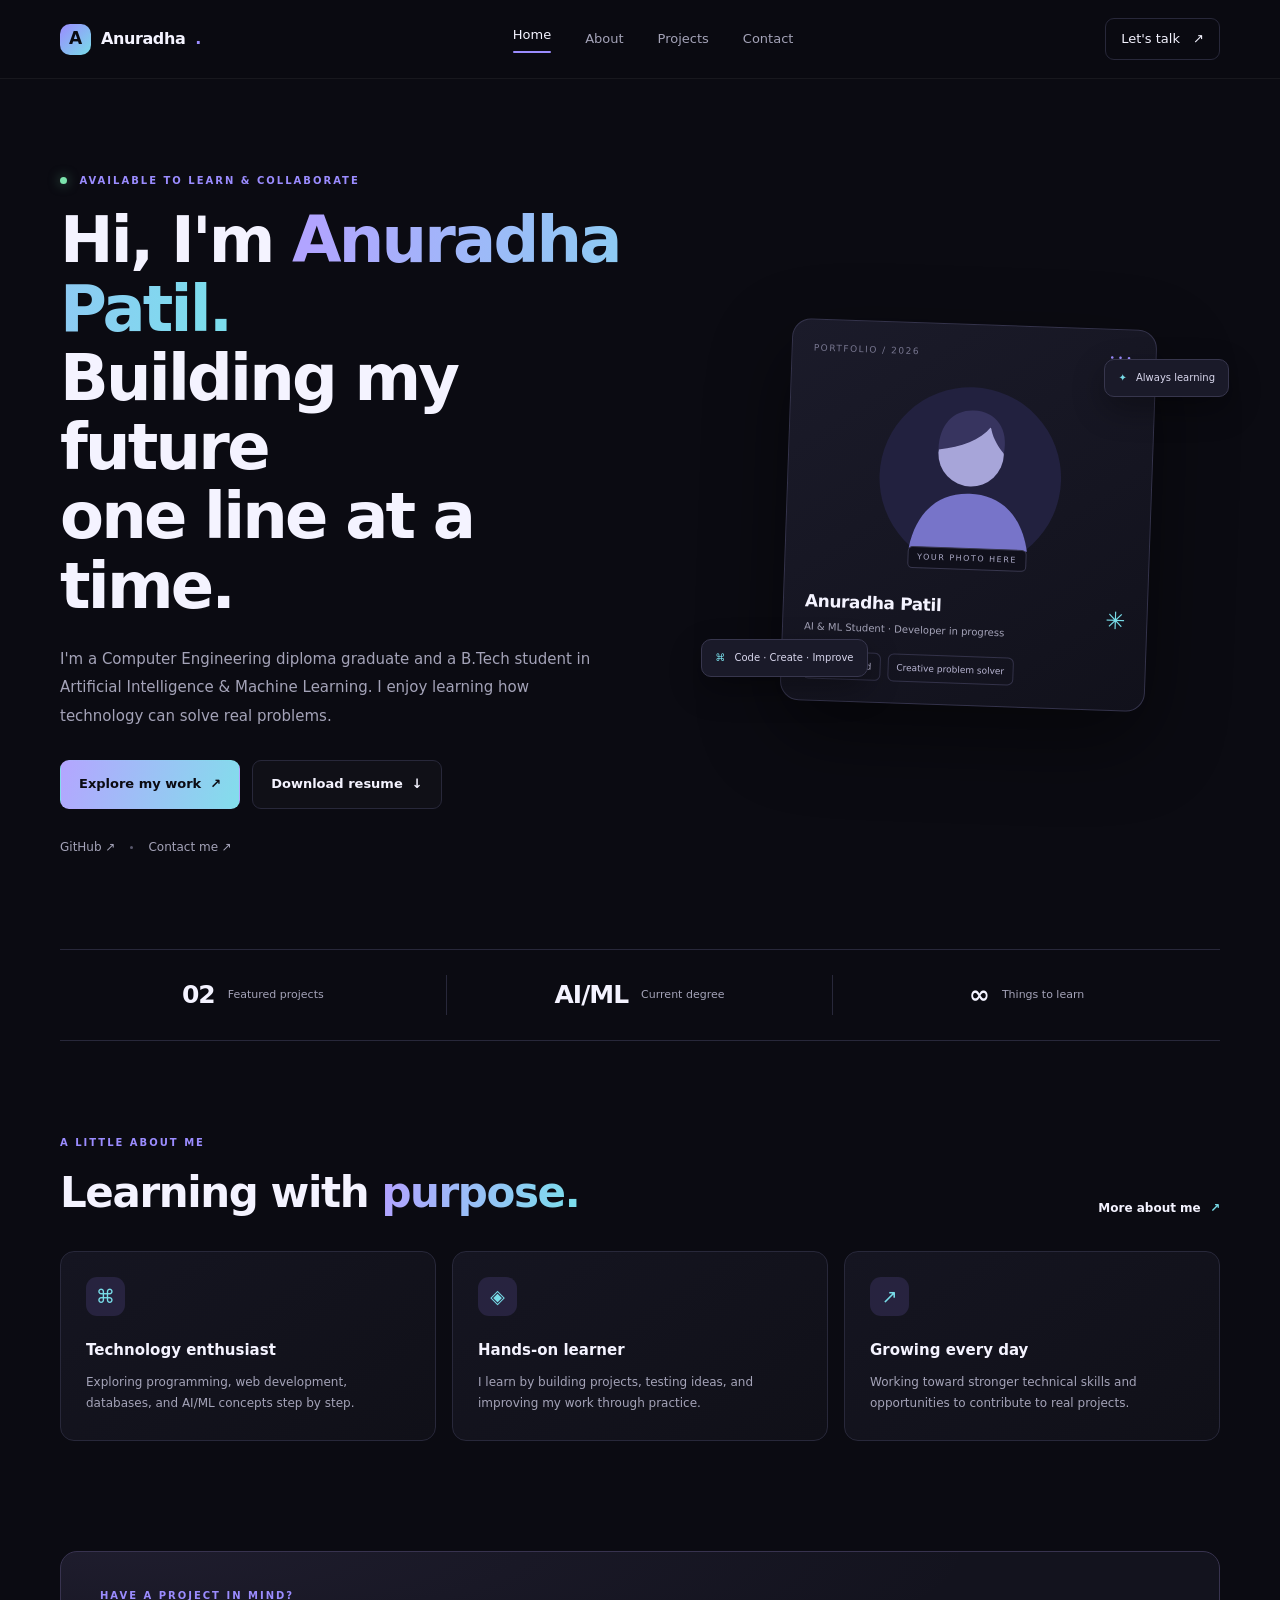
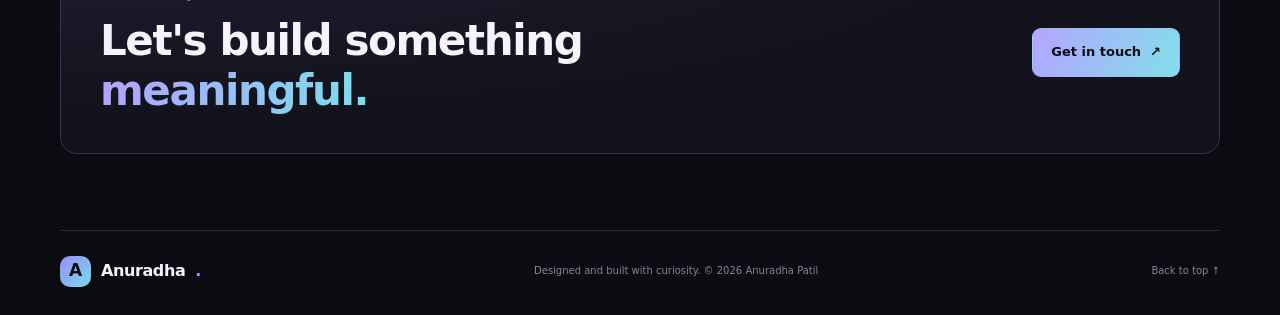
<file: index.html>
<!DOCTYPE html>
<html lang="en">
<head>
  <meta charset="UTF-8">
  <meta name="viewport" content="width=device-width, initial-scale=1.0">
  <meta name="description" content="Anuradha Patil's personal portfolio — skills, projects, and contact information.">
  <title>Anuradha Patil | Portfolio</title>
  <link rel="stylesheet" href="style.css">
  <script src="script.js" defer></script>
</head>
<body>
  <header class="site-header">
    <nav class="nav container" aria-label="Main navigation">
      <a class="logo" href="index.html"><span class="logo-mark">A</span> Anuradha<span class="accent">.</span></a>
      <button class="menu-toggle" aria-label="Open navigation" aria-expanded="false">☰</button>
      <div class="nav-links">
        <a class="active" href="index.html">Home</a>
        <a href="about.html">About</a>
        <a href="projects.html">Projects</a>
        <a href="contact.html">Contact</a>
      </div>
      <a class="nav-cta" href="contact.html">Let's talk <span>↗</span></a>
    </nav>
  </header>

  <main>
    <section class="hero container">
      <div class="hero-copy">
        <p class="eyebrow"><span class="status-dot"></span> AVAILABLE TO LEARN & COLLABORATE</p>
        <h1>Hi, I'm <span class="gradient-text">Anuradha Patil.</span><br>Building my future<br>one line at a time.</h1>
        <p class="hero-description">I'm a Computer Engineering diploma graduate and a B.Tech student in Artificial Intelligence & Machine Learning. I enjoy learning how technology can solve real problems.</p>
        <div class="hero-actions">
          <a class="button button-primary" href="projects.html">Explore my work <span>↗</span></a>
          <a class="button button-secondary" href="assets/resume.txt" download>Download resume <span>↓</span></a>
        </div>
        <div class="social-row">
          <a href="https://github.com/anuradhapatil734" target="_blank" rel="noreferrer">GitHub ↗</a>
          <span class="social-divider"></span>
          <a href="contact.html">Contact me ↗</a>
        </div>
      </div>
      <div class="hero-visual">
        <div class="visual-glow"></div>
        <div class="profile-card">
          <div class="profile-top"><span>PORTFOLIO / 2026</span><span class="card-dots">•••</span></div>
          <div class="avatar-placeholder" aria-label="Profile photo placeholder">
            <svg viewBox="0 0 180 180" role="img" aria-label="Simple profile illustration">
              <circle cx="90" cy="90" r="86" fill="#22213f"/>
              <circle cx="90" cy="67" r="31" fill="#a7a5d9"/>
              <path d="M34 158c6-35 27-53 56-53s50 18 56 53" fill="#7774c9"/>
              <path d="M59 64c0-25 14-38 32-38 22 0 34 17 30 40-7-8-12-17-13-25-10 13-27 20-49 23z" fill="#37345f"/>
            </svg>
            <span class="photo-label">YOUR PHOTO HERE</span>
          </div>
          <div class="profile-info"><div><h2>Anuradha Patil</h2><p>AI & ML Student · Developer in progress</p></div><span class="sparkle">✳</span></div>
          <div class="profile-tags"><span>Curious mind</span><span>Creative problem solver</span></div>
        </div>
        <div class="floating-chip chip-top"><span class="chip-icon">✦</span> Always learning</div>
        <div class="floating-chip chip-bottom"><span class="chip-icon">⌘</span> Code · Create · Improve</div>
      </div>
    </section>

    <section class="stats container">
      <div class="stat"><strong>02</strong><span>Featured projects</span></div>
      <div class="stat"><strong>AI/ML</strong><span>Current degree</span></div>
      <div class="stat"><strong>∞</strong><span>Things to learn</span></div>
    </section>

    <section class="section container">
      <div class="section-heading"><div><p class="eyebrow">A LITTLE ABOUT ME</p><h2>Learning with <span class="gradient-text">purpose.</span></h2></div><a class="text-link" href="about.html">More about me <span>↗</span></a></div>
      <div class="intro-grid">
        <article class="intro-card"><span class="feature-icon">⌘</span><h3>Technology enthusiast</h3><p>Exploring programming, web development, databases, and AI/ML concepts step by step.</p></article>
        <article class="intro-card"><span class="feature-icon">◈</span><h3>Hands-on learner</h3><p>I learn by building projects, testing ideas, and improving my work through practice.</p></article>
        <article class="intro-card"><span class="feature-icon">↗</span><h3>Growing every day</h3><p>Working toward stronger technical skills and opportunities to contribute to real projects.</p></article>
      </div>
    </section>
    <section class="closing-banner container"><div><p class="eyebrow">HAVE A PROJECT IN MIND?</p><h2>Let's build something<br><span class="gradient-text">meaningful.</span></h2></div><a class="button button-primary" href="contact.html">Get in touch <span>↗</span></a></section>
  </main>
  <footer class="footer container"><a class="logo" href="index.html"><span class="logo-mark">A</span> Anuradha<span class="accent">.</span></a><p>Designed and built with curiosity. © <span class="current-year">2026</span> Anuradha Patil</p><a href="#top" class="back-top">Back to top ↑</a></footer>
</body>
</html>
</file>
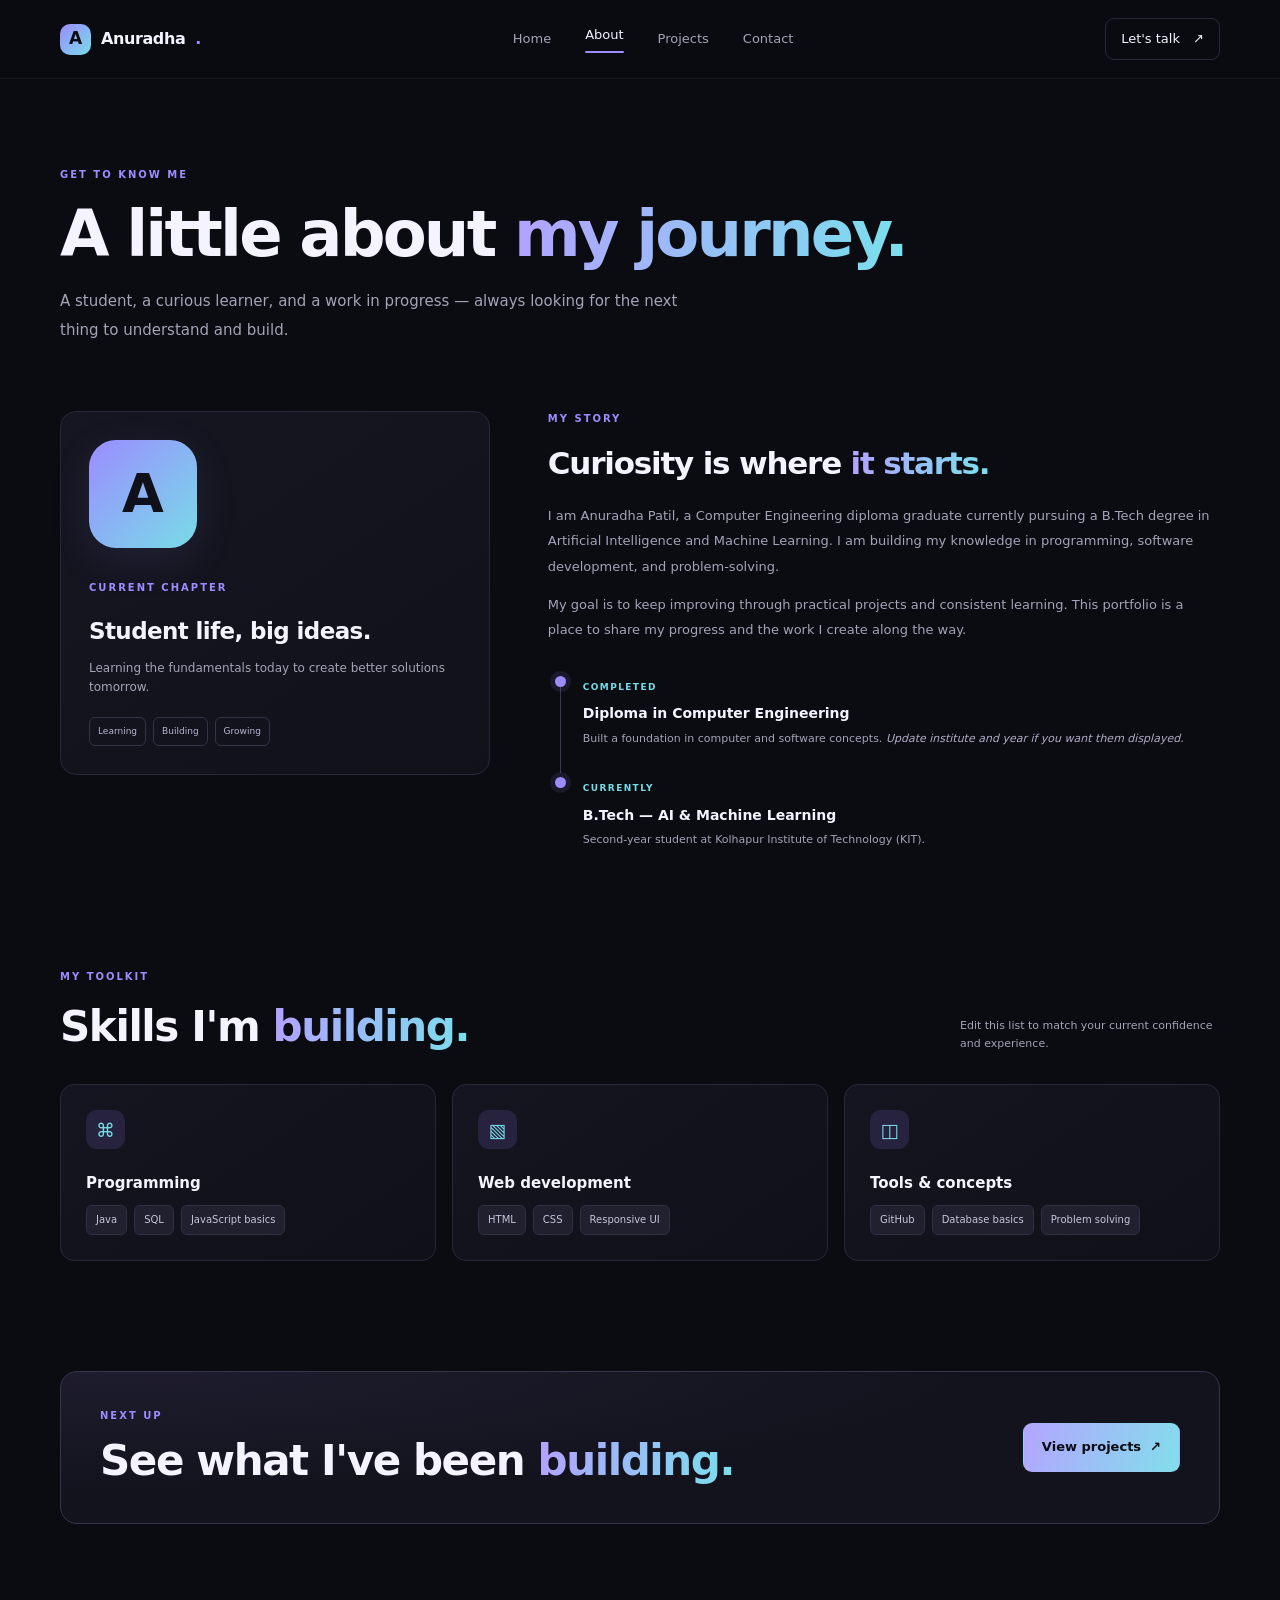
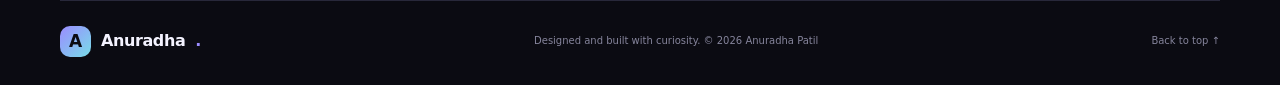
<file: about.html>
<!DOCTYPE html>
<html lang="en">
<head>
  <meta charset="UTF-8">
  <meta name="viewport" content="width=device-width, initial-scale=1.0">
  <meta name="description" content="Learn more about Anuradha Patil, her education, interests, and skills.">
  <title>About | Anuradha Patil</title>
  <link rel="stylesheet" href="style.css">
  <script src="script.js" defer></script>
</head>
<body>
  <header class="site-header"><nav class="nav container" aria-label="Main navigation">
    <a class="logo" href="index.html"><span class="logo-mark">A</span> Anuradha<span class="accent">.</span></a>
    <button class="menu-toggle" aria-label="Open navigation" aria-expanded="false">☰</button>
    <div class="nav-links"><a href="index.html">Home</a><a class="active" href="about.html">About</a><a href="projects.html">Projects</a><a href="contact.html">Contact</a></div>
    <a class="nav-cta" href="contact.html">Let's talk <span>↗</span></a>
  </nav></header>
  <main>
    <section class="page-hero container"><p class="eyebrow">GET TO KNOW ME</p><h1>A little about <span class="gradient-text">my journey.</span></h1><p class="page-lead">A student, a curious learner, and a work in progress — always looking for the next thing to understand and build.</p></section>
    <section class="about-layout container">
      <div class="about-visual panel"><div class="about-avatar"><span>A</span></div><p class="eyebrow">CURRENT CHAPTER</p><h2>Student life, big ideas.</h2><p>Learning the fundamentals today to create better solutions tomorrow.</p><div class="mini-pills"><span>Learning</span><span>Building</span><span>Growing</span></div></div>
      <div class="about-content">
        <p class="eyebrow">MY STORY</p><h2>Curiosity is where <span class="gradient-text">it starts.</span></h2>
        <p class="body-copy">I am Anuradha Patil, a Computer Engineering diploma graduate currently pursuing a B.Tech degree in Artificial Intelligence and Machine Learning. I am building my knowledge in programming, software development, and problem-solving.</p>
        <p class="body-copy">My goal is to keep improving through practical projects and consistent learning. This portfolio is a place to share my progress and the work I create along the way.</p>
        <div class="timeline">
          <div class="timeline-item"><span class="timeline-dot"></span><div><span class="timeline-date">COMPLETED</span><h3>Diploma in Computer Engineering</h3><p>Built a foundation in computer and software concepts. <em>Update institute and year if you want them displayed.</em></p></div></div>
          <div class="timeline-item"><span class="timeline-dot"></span><div><span class="timeline-date">CURRENTLY</span><h3>B.Tech — AI & Machine Learning</h3><p>Second-year student at Kolhapur Institute of Technology (KIT).</p></div></div>
        </div>
      </div>
    </section>
    <section class="section container"><div class="section-heading"><div><p class="eyebrow">MY TOOLKIT</p><h2>Skills I'm <span class="gradient-text">building.</span></h2></div><p class="heading-note">Edit this list to match your current confidence and experience.</p></div>
      <div class="skills-grid">
        <article class="skill-card"><span class="feature-icon">⌘</span><h3>Programming</h3><div class="skill-tags"><span>Java</span><span>SQL</span><span>JavaScript basics</span></div></article>
        <article class="skill-card"><span class="feature-icon">▧</span><h3>Web development</h3><div class="skill-tags"><span>HTML</span><span>CSS</span><span>Responsive UI</span></div></article>
        <article class="skill-card"><span class="feature-icon">◫</span><h3>Tools & concepts</h3><div class="skill-tags"><span>GitHub</span><span>Database basics</span><span>Problem solving</span></div></article>
      </div>
    </section>
    <section class="closing-banner container"><div><p class="eyebrow">NEXT UP</p><h2>See what I've been <span class="gradient-text">building.</span></h2></div><a class="button button-primary" href="projects.html">View projects <span>↗</span></a></section>
  </main>
  <footer class="footer container"><a class="logo" href="index.html"><span class="logo-mark">A</span> Anuradha<span class="accent">.</span></a><p>Designed and built with curiosity. © <span class="current-year">2026</span> Anuradha Patil</p><a href="#" class="back-top">Back to top ↑</a></footer>
</body>
</html>
</file>
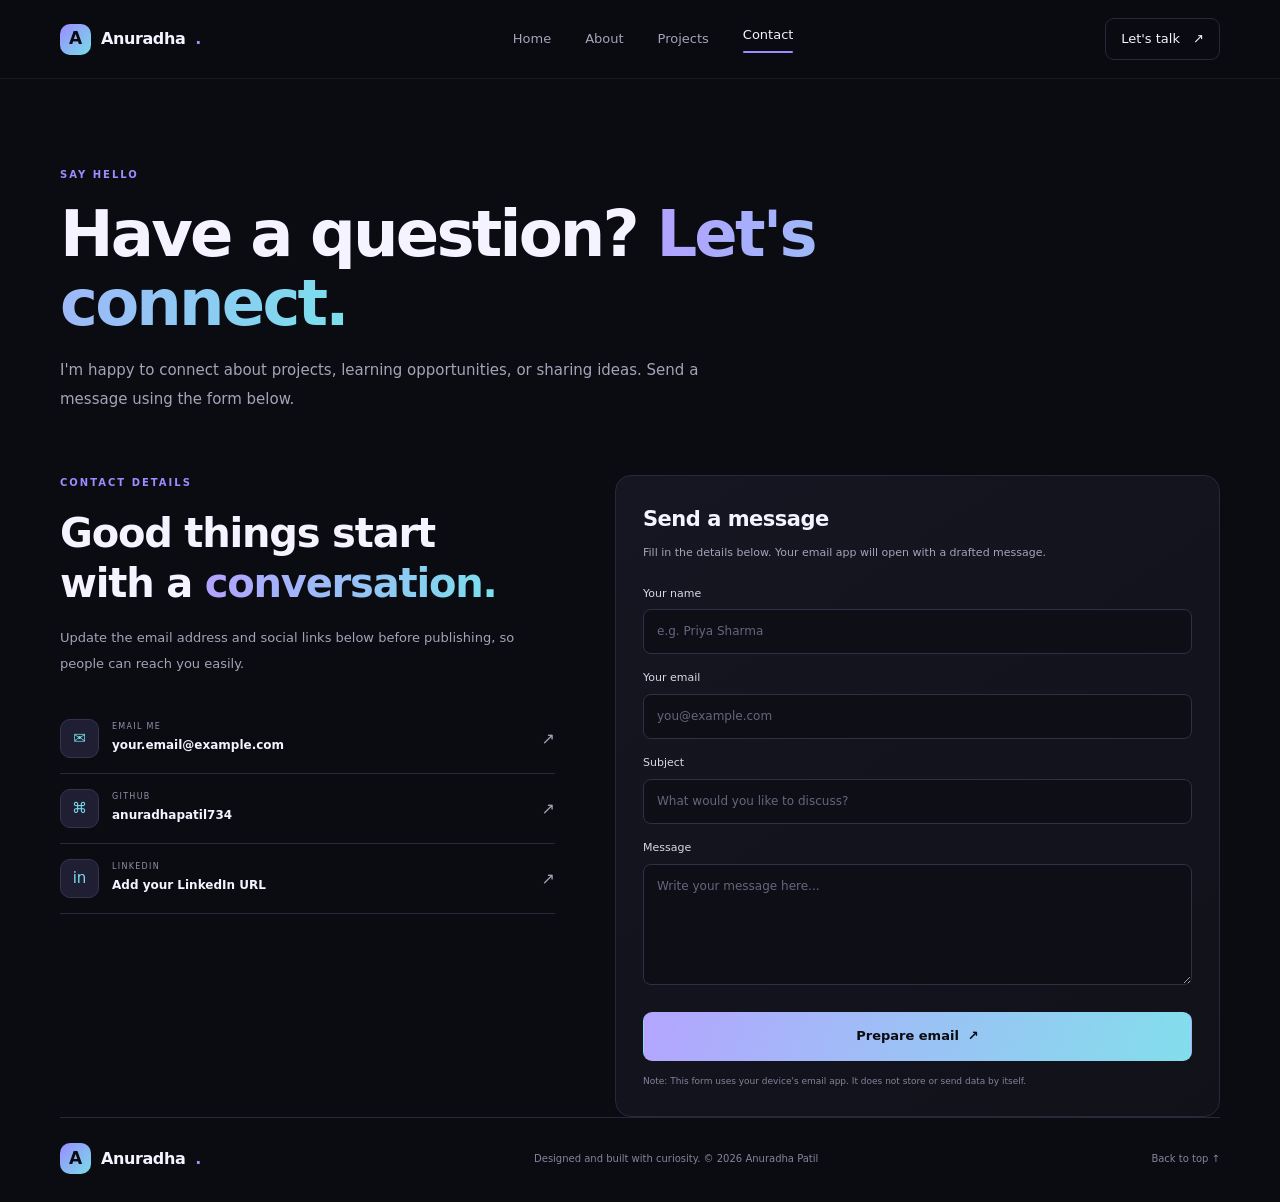
<file: contact.html>
<!DOCTYPE html>
<html lang="en">
<head>
  <meta charset="UTF-8">
  <meta name="viewport" content="width=device-width, initial-scale=1.0">
  <meta name="description" content="Contact Anuradha Patil about projects, learning, or collaboration.">
  <title>Contact | Anuradha Patil</title>
  <link rel="stylesheet" href="style.css">
  <script src="script.js" defer></script>
</head>
<body>
  <header class="site-header"><nav class="nav container" aria-label="Main navigation">
    <a class="logo" href="index.html"><span class="logo-mark">A</span> Anuradha<span class="accent">.</span></a>
    <button class="menu-toggle" aria-label="Open navigation" aria-expanded="false">☰</button>
    <div class="nav-links"><a href="index.html">Home</a><a href="about.html">About</a><a href="projects.html">Projects</a><a class="active" href="contact.html">Contact</a></div>
    <a class="nav-cta" href="contact.html">Let's talk <span>↗</span></a>
  </nav></header>
  <main>
    <section class="page-hero container"><p class="eyebrow">SAY HELLO</p><h1>Have a question? <span class="gradient-text">Let's connect.</span></h1><p class="page-lead">I'm happy to connect about projects, learning opportunities, or sharing ideas. Send a message using the form below.</p></section>
    <section class="contact-layout container">
      <div class="contact-info"><p class="eyebrow">CONTACT DETAILS</p><h2>Good things start<br>with a <span class="gradient-text">conversation.</span></h2><p class="body-copy">Update the email address and social links below before publishing, so people can reach you easily.</p>
        <a class="contact-item" href="mailto:your.email@example.com"><span class="contact-icon">✉</span><span><small>EMAIL ME</small><strong>your.email@example.com</strong></span><span class="contact-arrow">↗</span></a>
        <a class="contact-item" href="https://github.com/anuradhapatil734" target="_blank" rel="noreferrer"><span class="contact-icon">⌘</span><span><small>GITHUB</small><strong>anuradhapatil734</strong></span><span class="contact-arrow">↗</span></a>
        <a class="contact-item" href="#" aria-label="LinkedIn placeholder"><span class="contact-icon">in</span><span><small>LINKEDIN</small><strong>Add your LinkedIn URL</strong></span><span class="contact-arrow">↗</span></a>
      </div>
      <form class="contact-form panel" id="contact-form">
        <h2>Send a message</h2><p class="form-intro">Fill in the details below. Your email app will open with a drafted message.</p>
        <label for="name">Your name</label><input id="name" name="name" type="text" placeholder="e.g. Priya Sharma" required>
        <label for="email">Your email</label><input id="email" name="email" type="email" placeholder="you@example.com" required>
        <label for="subject">Subject</label><input id="subject" name="subject" type="text" placeholder="What would you like to discuss?" required>
        <label for="message">Message</label><textarea id="message" name="message" rows="5" placeholder="Write your message here..." required></textarea>
        <button class="button button-primary form-submit" type="submit">Prepare email <span>↗</span></button>
        <p class="form-note" id="form-note" aria-live="polite">Note: This form uses your device's email app. It does not store or send data by itself.</p>
      </form>
    </section>
  </main>
  <footer class="footer container"><a class="logo" href="index.html"><span class="logo-mark">A</span> Anuradha<span class="accent">.</span></a><p>Designed and built with curiosity. © <span class="current-year">2026</span> Anuradha Patil</p><a href="#" class="back-top">Back to top ↑</a></footer>
</body>
</html>
</file>
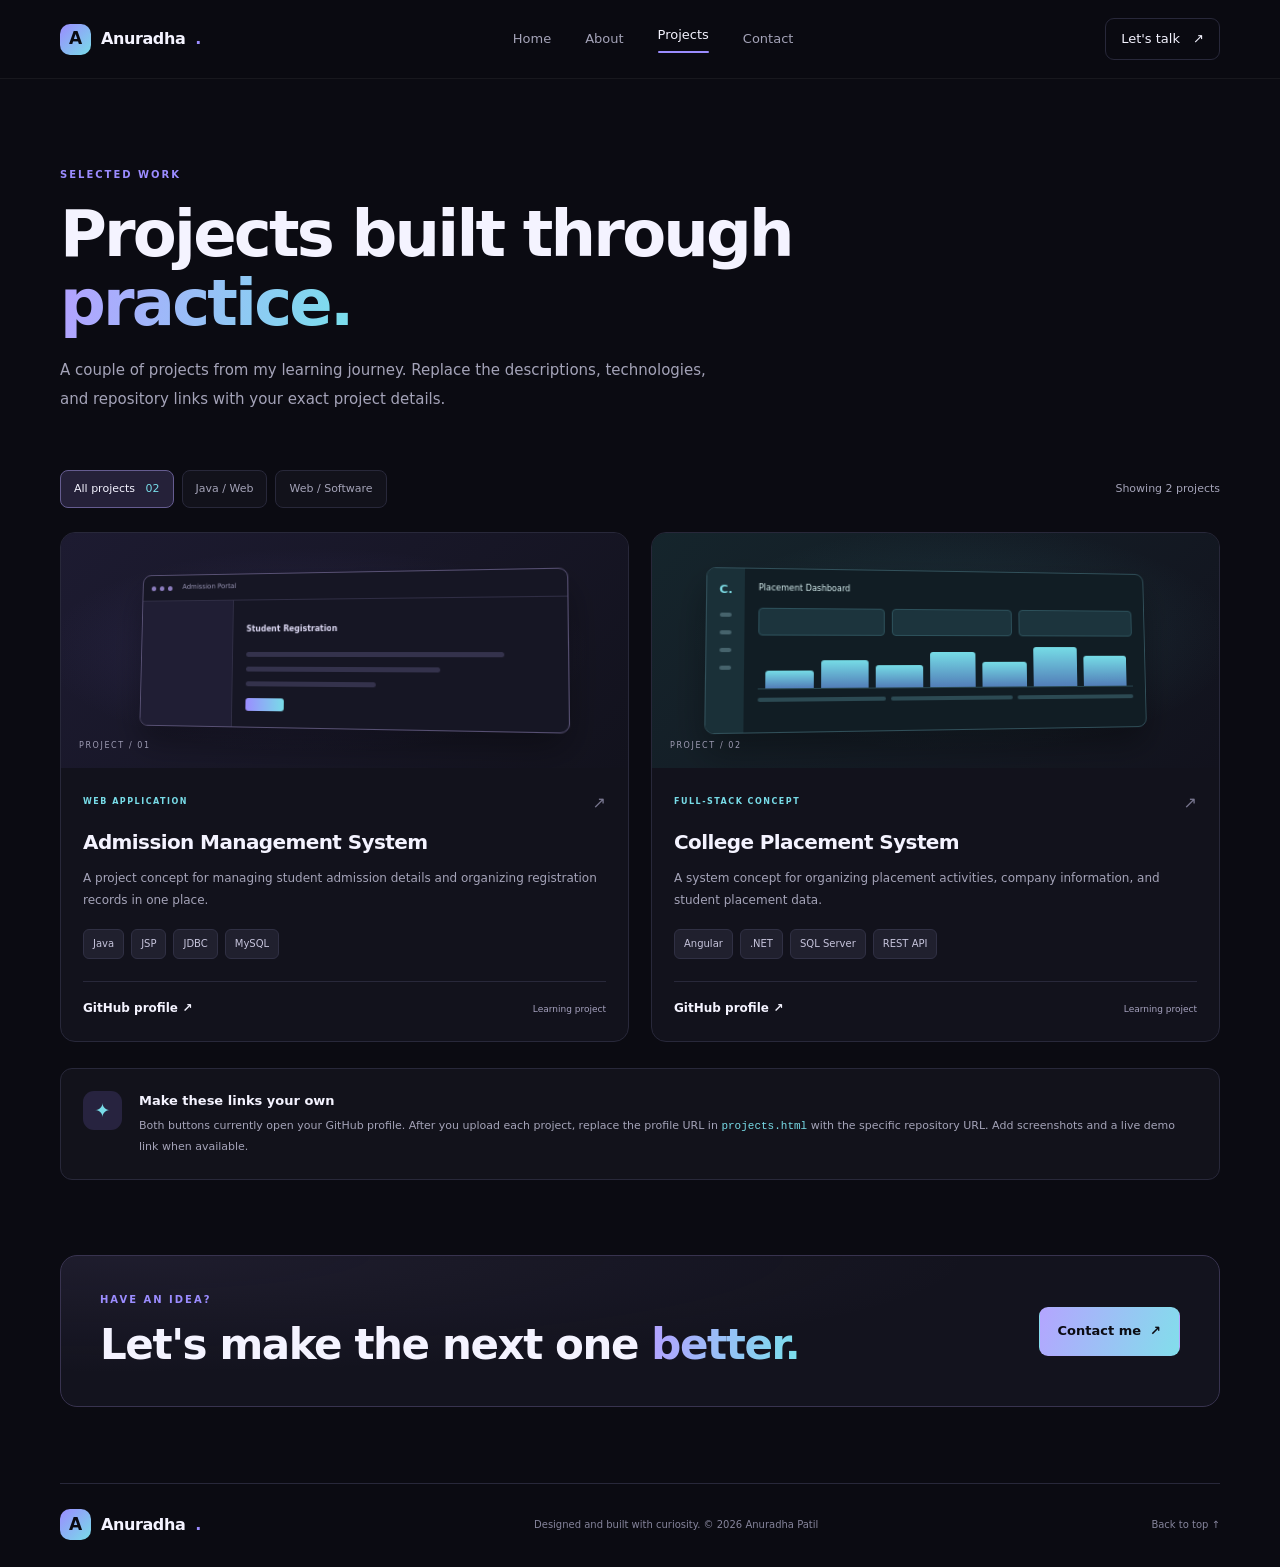
<file: projects.html>
<!DOCTYPE html>
<html lang="en">
<head>
  <meta charset="UTF-8">
  <meta name="viewport" content="width=device-width, initial-scale=1.0">
  <meta name="description" content="Projects by Anuradha Patil, including Admission Management System and College Placement System.">
  <title>Projects | Anuradha Patil</title>
  <link rel="stylesheet" href="style.css">
  <script src="script.js" defer></script>
</head>
<body>
  <header class="site-header"><nav class="nav container" aria-label="Main navigation">
    <a class="logo" href="index.html"><span class="logo-mark">A</span> Anuradha<span class="accent">.</span></a>
    <button class="menu-toggle" aria-label="Open navigation" aria-expanded="false">☰</button>
    <div class="nav-links"><a href="index.html">Home</a><a href="about.html">About</a><a class="active" href="projects.html">Projects</a><a href="contact.html">Contact</a></div>
    <a class="nav-cta" href="contact.html">Let's talk <span>↗</span></a>
  </nav></header>
  <main>
    <section class="page-hero container"><p class="eyebrow">SELECTED WORK</p><h1>Projects built through <span class="gradient-text">practice.</span></h1><p class="page-lead">A couple of projects from my learning journey. Replace the descriptions, technologies, and repository links with your exact project details.</p></section>
    <section class="container project-controls"><div class="filter-group" role="group" aria-label="Filter projects"><button class="filter-button active" data-filter="all">All projects <span>02</span></button><button class="filter-button" data-filter="java">Java / Web</button><button class="filter-button" data-filter="web">Web / Software</button></div><p class="project-count" aria-live="polite">Showing 2 projects</p></section>
    <section class="container projects-grid">
      <article class="project-card" data-category="java web">
        <div class="project-art admission-art"><div class="mock-window"><div class="mock-bar"><i></i><i></i><i></i><span>Admission Portal</span></div><div class="mock-content"><div class="mock-sidebar"></div><div class="mock-main"><b>Student Registration</b><div class="mock-line long"></div><div class="mock-line"></div><div class="mock-line short"></div><div class="mock-action"></div></div></div></div><span class="art-number">PROJECT / 01</span></div>
        <div class="project-body"><div class="project-topline"><span class="project-type">WEB APPLICATION</span><span class="project-arrow">↗</span></div><h2>Admission Management System</h2><p>A project concept for managing student admission details and organizing registration records in one place.</p><div class="project-tags"><span>Java</span><span>JSP</span><span>JDBC</span><span>MySQL</span></div><div class="project-links"><a class="text-link" href="https://github.com/anuradhapatil734" target="_blank" rel="noreferrer">GitHub profile ↗</a><span class="status-label">Learning project</span></div></div>
      </article>
      <article class="project-card" data-category="web">
        <div class="project-art placement-art"><div class="dashboard-preview"><div class="dash-side"><span class="dash-logo">C.</span><i></i><i></i><i></i><i></i></div><div class="dash-main"><div class="dash-heading">Placement Dashboard</div><div class="dash-stats"><span></span><span></span><span></span></div><div class="dash-chart"><i></i><i></i><i></i><i></i><i></i><i></i><i></i></div><div class="dash-table"><i></i><i></i><i></i></div></div></div><span class="art-number">PROJECT / 02</span></div>
        <div class="project-body"><div class="project-topline"><span class="project-type">FULL-STACK CONCEPT</span><span class="project-arrow">↗</span></div><h2>College Placement System</h2><p>A system concept for organizing placement activities, company information, and student placement data.</p><div class="project-tags"><span>Angular</span><span>.NET</span><span>SQL Server</span><span>REST API</span></div><div class="project-links"><a class="text-link" href="https://github.com/anuradhapatil734" target="_blank" rel="noreferrer">GitHub profile ↗</a><span class="status-label">Learning project</span></div></div>
      </article>
    </section>
    <section class="container note-panel"><span class="feature-icon">✦</span><div><h3>Make these links your own</h3><p>Both buttons currently open your GitHub profile. After you upload each project, replace the profile URL in <code>projects.html</code> with the specific repository URL. Add screenshots and a live demo link when available.</p></div></section>
    <section class="closing-banner container"><div><p class="eyebrow">HAVE AN IDEA?</p><h2>Let's make the next one <span class="gradient-text">better.</span></h2></div><a class="button button-primary" href="contact.html">Contact me <span>↗</span></a></section>
  </main>
  <footer class="footer container"><a class="logo" href="index.html"><span class="logo-mark">A</span> Anuradha<span class="accent">.</span></a><p>Designed and built with curiosity. © <span class="current-year">2026</span> Anuradha Patil</p><a href="#" class="back-top">Back to top ↑</a></footer>
</body>
</html>
</file>
<file: style.css>
:root {
  --bg: #0b0b12;
  --surface: #12121d;
  --surface-2: #181827;
  --border: #28283a;
  --text: #f4f3ff;
  --muted: #a4a3b8;
  --purple: #9b8cff;
  --cyan: #78dce8;
  --max-width: 1160px;
}
* { box-sizing: border-box; }
html { scroll-behavior: smooth; }
body { margin: 0; background: var(--bg); color: var(--text); font-family: Inter, ui-sans-serif, system-ui, -apple-system, BlinkMacSystemFont, "Segoe UI", sans-serif; line-height: 1.6; }
a { color: inherit; text-decoration: none; }
button, input, textarea { font: inherit; }
button, a { -webkit-tap-highlight-color: transparent; }
.container { width: min(var(--max-width), calc(100% - 48px)); margin-inline: auto; }
.site-header { position: sticky; top: 0; z-index: 20; background: rgba(11,11,18,.86); backdrop-filter: blur(18px); border-bottom: 1px solid rgba(255,255,255,.055); }
.nav { height: 78px; display: flex; align-items: center; justify-content: space-between; gap: 24px; }
.logo { display: inline-flex; align-items: center; gap: 10px; font-weight: 750; letter-spacing: -.4px; white-space: nowrap; }
.logo-mark { display: grid; place-items: center; width: 31px; height: 31px; border-radius: 10px; color: #0b0b12; background: linear-gradient(135deg, var(--purple), var(--cyan)); font-size: 17px; }
.accent { color: var(--purple); }
.nav-links { display: flex; align-items: center; gap: 34px; }
.nav-links a { color: var(--muted); font-size: 13px; transition: color .2s; }
.nav-links a:hover, .nav-links a.active { color: var(--text); }
.nav-links a.active::after { content: ""; display: block; height: 2px; background: var(--purple); border-radius: 3px; margin-top: 5px; }
.nav-cta { font-size: 13px; border: 1px solid var(--border); padding: 10px 15px; border-radius: 9px; }
.nav-cta span, .button span { margin-left: 9px; }
.menu-toggle { display: none; color: var(--text); background: transparent; border: 1px solid var(--border); border-radius: 8px; padding: 7px 10px; cursor: pointer; }
.hero { display: grid; grid-template-columns: 1.08fr .92fr; align-items: center; gap: 65px; padding-top: 94px; padding-bottom: 92px; min-height: 600px; }
.eyebrow { color: var(--purple); font-size: 10px; font-weight: 800; letter-spacing: 2px; margin: 0 0 17px; }
.status-dot { display: inline-block; width: 7px; height: 7px; background: #7ce4ad; border-radius: 50%; margin-right: 7px; box-shadow: 0 0 12px #7ce4ad88; }
h1, h2, h3, p { margin-top: 0; }
h1 { font-size: clamp(42px, 5vw, 66px); line-height: 1.08; letter-spacing: -2.8px; margin-bottom: 24px; font-weight: 760; }
.gradient-text { background: linear-gradient(100deg, #b1a4ff 5%, #7cdded 95%); -webkit-background-clip: text; background-clip: text; color: transparent; }
.hero-description, .page-lead { color: var(--muted); max-width: 540px; font-size: 15px; line-height: 1.9; }
.hero-actions { display: flex; gap: 12px; flex-wrap: wrap; margin-top: 30px; }
.button { display: inline-flex; align-items: center; justify-content: center; border-radius: 9px; padding: 13px 18px; font-size: 13px; font-weight: 700; cursor: pointer; border: 1px solid transparent; transition: transform .2s, border-color .2s, filter .2s; }
.button:hover { transform: translateY(-2px); }
.button-primary { color: #0b0b12; background: linear-gradient(110deg, #b4a5ff, #82deeb); }
.button-primary:hover { filter: brightness(1.08); }
.button-secondary { border-color: var(--border); color: var(--text); background: rgba(255,255,255,.02); }
.social-row { display: flex; align-items: center; gap: 15px; margin-top: 29px; color: var(--muted); font-size: 12px; }
.social-row a:hover, .text-link:hover { color: var(--cyan); }
.social-divider { width: 3px; height: 3px; background: #59586c; border-radius: 50%; }
.hero-visual { position: relative; display: grid; place-items: center; min-height: 390px; }
.visual-glow { position: absolute; width: 340px; height: 340px; border-radius: 50%; background: radial-gradient(circle, #7162c733, #4baccb0a 65%, transparent 70%); filter: blur(12px); }
.profile-card { position: relative; width: min(100%, 365px); padding: 21px; border-radius: 19px; background: linear-gradient(145deg, #1b1b2a, #11111b); border: 1px solid #34334b; box-shadow: 0 30px 80px #0007; transform: rotate(2deg); }
.profile-top { display: flex; justify-content: space-between; color: #77768f; font-size: 9px; letter-spacing: 1.5px; }
.card-dots { color: var(--purple); letter-spacing: 3px; }
.avatar-placeholder { position: relative; display: grid; place-items: center; margin: 23px auto 20px; width: 190px; height: 190px; }
.avatar-placeholder svg { width: 100%; height: 100%; }
.photo-label { position: absolute; bottom: 3px; padding: 4px 9px; border-radius: 5px; background: #10101b; border: 1px solid #38374e; color: #aaa8c5; font-size: 8px; letter-spacing: 1.5px; }
.profile-info { display: flex; align-items: center; justify-content: space-between; gap: 10px; }
.profile-info h2 { font-size: 17px; margin: 0 0 3px; letter-spacing: -.4px; }
.profile-info p { color: var(--muted); font-size: 10px; margin: 0; }
.sparkle { color: var(--cyan); font-size: 24px; }
.profile-tags { display: flex; gap: 7px; margin-top: 16px; }
.profile-tags span, .mini-pills span { font-size: 9px; color: #b9b6d3; border: 1px solid #333249; border-radius: 6px; padding: 6px 8px; }
.floating-chip { position: absolute; padding: 10px 13px; background: #1a1a29; border: 1px solid #37364d; box-shadow: 0 12px 32px #0005; border-radius: 10px; color: #d9d7ed; font-size: 10px; }
.chip-icon { color: var(--cyan); margin-right: 6px; }
.chip-top { top: 39px; right: -9px; }
.chip-bottom { bottom: 33px; left: -15px; }
.stats { display: grid; grid-template-columns: repeat(3, 1fr); padding: 25px 0; border-top: 1px solid var(--border); border-bottom: 1px solid var(--border); }
.stat { display: flex; align-items: center; justify-content: center; gap: 13px; border-right: 1px solid var(--border); }
.stat:last-child { border: 0; }
.stat strong { font-size: 25px; letter-spacing: -1px; }
.stat span { color: var(--muted); font-size: 11px; }
.section { padding-top: 94px; padding-bottom: 35px; }
.section-heading { display: flex; justify-content: space-between; align-items: end; gap: 24px; margin-bottom: 32px; }
.section-heading h2, .closing-banner h2 { font-size: clamp(29px, 3.5vw, 42px); line-height: 1.2; letter-spacing: -1.4px; margin: 0; }
.text-link { color: var(--text); font-size: 12px; font-weight: 700; white-space: nowrap; }
.text-link span { color: var(--cyan); margin-left: 5px; }
.intro-grid, .skills-grid { display: grid; grid-template-columns: repeat(3, 1fr); gap: 16px; }
.intro-card, .skill-card { padding: 25px; border-radius: 14px; border: 1px solid var(--border); background: linear-gradient(145deg, #151521, #101018); transition: transform .2s, border-color .2s; }
.intro-card:hover, .skill-card:hover, .project-card:hover { transform: translateY(-4px); border-color: #555071; }
.feature-icon { display: grid; place-items: center; width: 39px; height: 39px; border-radius: 11px; background: #27233f; color: var(--cyan); font-size: 19px; margin-bottom: 22px; }
.intro-card h3, .skill-card h3 { font-size: 15px; margin-bottom: 10px; }
.intro-card p, .skill-card p { color: var(--muted); font-size: 12px; line-height: 1.8; margin: 0; }
.closing-banner { display: flex; align-items: center; justify-content: space-between; gap: 25px; margin-top: 75px; margin-bottom: 76px; padding: 36px 39px; border: 1px solid #38334f; border-radius: 17px; background: radial-gradient(ellipse at 5% 0%, #7767a31d, transparent 55%), #13131e; }
.closing-banner .eyebrow { margin-bottom: 12px; }
.footer { display: flex; align-items: center; justify-content: space-between; gap: 20px; border-top: 1px solid var(--border); padding-top: 25px; padding-bottom: 28px; }
.footer p, .back-top { color: #85849b; font-size: 10px; margin: 0; }
.back-top:hover { color: var(--cyan); }
.page-hero { padding-top: 88px; padding-bottom: 47px; }
.page-hero h1 { max-width: 850px; margin-bottom: 18px; }
.page-lead { max-width: 660px; margin-bottom: 0; }
.about-layout { display: grid; grid-template-columns: .78fr 1.22fr; gap: 58px; align-items: start; padding-top: 20px; }
.panel { border: 1px solid var(--border); border-radius: 16px; background: linear-gradient(145deg, #161622, #11111a); }
.about-visual { padding: 28px; min-height: 360px; }
.about-avatar { display: grid; place-items: center; width: 108px; height: 108px; border-radius: 27px; margin-bottom: 32px; background: linear-gradient(135deg, #9b8cff, #78dce8); color: #10101a; font-size: 54px; font-weight: 800; box-shadow: 0 12px 40px #8175ce22; }
.about-visual h2 { font-size: 23px; letter-spacing: -.6px; margin-bottom: 9px; }
.about-visual > p:not(.eyebrow) { color: var(--muted); font-size: 12px; }
.mini-pills { display: flex; flex-wrap: wrap; gap: 7px; margin-top: 20px; }
.about-content h2, .contact-info h2 { font-size: 31px; letter-spacing: -1.2px; line-height: 1.25; margin-bottom: 20px; }
.body-copy { color: var(--muted); font-size: 13px; line-height: 1.95; }
.timeline { margin-top: 29px; padding-left: 7px; }
.timeline-item { position: relative; display: flex; gap: 17px; padding-bottom: 25px; }
.timeline-item:not(:last-child)::before { content: ""; position: absolute; left: 5px; top: 15px; bottom: 0; width: 1px; background: #39364f; }
.timeline-dot { position: relative; z-index: 1; flex: 0 0 11px; height: 11px; margin-top: 4px; border-radius: 50%; background: var(--purple); box-shadow: 0 0 0 5px #9b8cff1a; }
.timeline-date { font-size: 9px; color: var(--cyan); font-weight: 800; letter-spacing: 1.4px; }
.timeline-item h3 { font-size: 14px; margin: 5px 0; }
.timeline-item p { color: var(--muted); font-size: 11px; margin: 0; line-height: 1.7; }
.timeline-item em { color: #b2abc8; }
.heading-note { max-width: 260px; color: var(--muted); font-size: 11px; margin: 0; }
.skills-grid { margin-top: 8px; }
.skill-tags, .project-tags { display: flex; flex-wrap: wrap; gap: 7px; }
.skill-tags span, .project-tags span { padding: 6px 9px; background: #20202e; border: 1px solid #303044; border-radius: 6px; color: #c6c4dc; font-size: 10px; }
.project-controls { display: flex; justify-content: space-between; align-items: center; gap: 20px; padding-top: 10px; padding-bottom: 24px; }
.filter-group { display: flex; gap: 8px; flex-wrap: wrap; }
.filter-button { color: var(--muted); border: 1px solid var(--border); background: #12121b; padding: 9px 13px; border-radius: 8px; font-size: 11px; cursor: pointer; }
.filter-button.active, .filter-button:hover { color: var(--text); border-color: #655c90; background: #252139; }
.filter-button span { margin-left: 7px; color: var(--cyan); }
.project-count { margin: 0; color: var(--muted); font-size: 11px; }
.projects-grid { display: grid; grid-template-columns: repeat(2, minmax(0, 1fr)); gap: 22px; align-items: start; }
.project-card { overflow: hidden; border: 1px solid var(--border); border-radius: 15px; background: #12121c; transition: transform .2s, border-color .2s; }
.project-card[hidden] { display: none; }
.project-art { position: relative; height: 235px; display: grid; place-items: center; overflow: hidden; }
.admission-art { background: radial-gradient(ellipse at 45% 50%, #6d5fc433, transparent 62%), linear-gradient(135deg, #1d1b31, #12121d); }
.placement-art { background: radial-gradient(ellipse at 55% 45%, #54b5c226, transparent 62%), linear-gradient(135deg, #15252c, #12121d); }
.mock-window { width: 76%; height: 158px; border: 1px solid #585174; border-radius: 9px; background: #161624; box-shadow: 0 17px 35px #0005; transform: perspective(600px) rotateY(-8deg) rotateX(3deg); overflow: hidden; }
.mock-bar { height: 27px; display: flex; align-items: center; gap: 4px; padding: 0 9px; border-bottom: 1px solid #302e45; color: #9a97b7; font-size: 7px; }
.mock-bar i { width: 5px; height: 5px; border-radius: 50%; background: #8b7cbd; }
.mock-bar span { margin-left: 7px; }
.mock-content { display: flex; height: calc(100% - 27px); }
.mock-sidebar { width: 23%; background: #201e34; border-right: 1px solid #302e45; }
.mock-main { flex: 1; padding: 14px; }
.mock-main b { font-size: 8px; color: #dedaf5; }
.mock-line { height: 5px; width: 65%; background: #34324c; margin-top: 10px; border-radius: 4px; }
.mock-line.long { width: 85%; margin-top: 13px; }
.mock-line.short { width: 44%; }
.mock-action { height: 13px; width: 40px; margin-top: 12px; background: linear-gradient(90deg, #9b8cff, #78dce8); border-radius: 3px; }
.art-number { position: absolute; left: 18px; bottom: 15px; color: #9d9bb3; font-size: 8px; letter-spacing: 1.6px; }
.dashboard-preview { width: 78%; height: 160px; display: flex; background: #111d24; border: 1px solid #31505a; border-radius: 9px; overflow: hidden; box-shadow: 0 17px 35px #0005; transform: perspective(600px) rotateY(7deg) rotateX(3deg); }
.dash-side { display: flex; flex-direction: column; align-items: center; gap: 13px; width: 35px; background: #1a3038; padding-top: 12px; }
.dash-logo { font-size: 11px; color: #7ddce5; font-weight: 800; }
.dash-side i { width: 11px; height: 4px; border-radius: 4px; background: #46636c; }
.dash-main { flex: 1; padding: 13px; }
.dash-heading { color: #d9f1f2; font-size: 8px; margin-bottom: 12px; }
.dash-stats { display: flex; gap: 7px; }
.dash-stats span { height: 27px; flex: 1; border: 1px solid #2d515b; border-radius: 4px; background: #1c343d; }
.dash-chart { height: 43px; display: flex; align-items: end; gap: 7px; margin-top: 9px; padding: 0 7px; border-bottom: 1px solid #28464f; }
.dash-chart i { flex: 1; background: linear-gradient(#76dce6, #527eb8); border-radius: 3px 3px 0 0; }
.dash-chart i:nth-child(1) { height: 40%; }.dash-chart i:nth-child(2) { height: 65%; }.dash-chart i:nth-child(3) { height: 52%; }.dash-chart i:nth-child(4) { height: 82%; }.dash-chart i:nth-child(5) { height: 60%; }.dash-chart i:nth-child(6) { height: 94%; }.dash-chart i:nth-child(7) { height: 74%; }
.dash-table { display: flex; gap: 5px; margin-top: 8px; }.dash-table i { height: 4px; background: #2c4a53; border-radius: 3px; flex: 1; }
.project-body { padding: 22px; }
.project-topline { display: flex; justify-content: space-between; align-items: center; margin-bottom: 11px; }
.project-type { color: var(--cyan); font-size: 8px; letter-spacing: 1.5px; font-weight: 800; }
.project-arrow { color: #77758e; }
.project-body h2 { font-size: 20px; letter-spacing: -.6px; margin-bottom: 10px; }
.project-body > p { color: var(--muted); font-size: 12px; line-height: 1.8; min-height: 44px; }
.project-tags { margin-top: 17px; }
.project-links { display: flex; justify-content: space-between; align-items: center; gap: 10px; margin-top: 22px; padding-top: 17px; border-top: 1px solid var(--border); }
.status-label { color: #a6a2bf; font-size: 9px; }
.note-panel { display: flex; gap: 17px; align-items: start; margin-top: 26px; padding: 22px; border-radius: 12px; border: 1px solid var(--border); background: #12121b; }
.note-panel .feature-icon { flex-shrink: 0; margin: 0; }
.note-panel h3 { font-size: 13px; margin-bottom: 5px; }
.note-panel p { color: var(--muted); font-size: 11px; line-height: 1.8; margin: 0; }
.note-panel code { color: var(--cyan); }
.contact-layout { display: grid; grid-template-columns: .9fr 1.1fr; gap: 60px; align-items: start; padding-top: 15px; }
.contact-info h2 { font-size: clamp(29px, 3.5vw, 40px); margin-bottom: 17px; }
.contact-info .body-copy { margin-bottom: 28px; }
.contact-item { display: flex; align-items: center; gap: 13px; padding: 15px 0; border-bottom: 1px solid var(--border); }
.contact-icon { display: grid; place-items: center; flex: 0 0 39px; height: 39px; border: 1px solid #35334e; border-radius: 10px; background: #201e32; color: var(--cyan); font-size: 15px; }
.contact-item span:nth-child(2) { display: flex; flex-direction: column; gap: 2px; min-width: 0; }
.contact-item small { color: #9290a8; font-size: 8px; letter-spacing: 1.3px; }
.contact-item strong { font-size: 12px; font-weight: 600; overflow-wrap: anywhere; }
.contact-arrow { margin-left: auto; color: var(--muted); }
.contact-form { padding: 27px; }
.contact-form h2 { font-size: 21px; letter-spacing: -.5px; margin-bottom: 6px; }
.form-intro { color: var(--muted); font-size: 11px; line-height: 1.8; margin-bottom: 22px; }
.contact-form label { display: block; font-size: 11px; color: #d9d7e9; margin: 15px 0 7px; }
.contact-form input, .contact-form textarea { width: 100%; color: var(--text); background: #0e0e17; border: 1px solid #302f43; border-radius: 8px; padding: 12px 13px; outline: none; font-size: 12px; resize: vertical; }
.contact-form input:focus, .contact-form textarea:focus { border-color: #8174c8; box-shadow: 0 0 0 3px #9b8cff16; }
.contact-form input::placeholder, .contact-form textarea::placeholder { color: #66657c; }
.form-submit { width: 100%; margin-top: 19px; }
.form-note { color: #85839a; font-size: 9px; line-height: 1.7; margin: 13px 0 0; }
@media (max-width: 900px) {
  .hero { gap: 30px; padding-top: 70px; }
  .nav-links { gap: 19px; }
  .about-layout, .contact-layout { gap: 30px; }
  .chip-top { right: -3px; }
  .chip-bottom { left: -4px; }
}
@media (max-width: 700px) {
  .container { width: min(100% - 32px, var(--max-width)); }
  .nav { height: 68px; gap: 12px; }
  .menu-toggle { display: block; margin-left: auto; order: 3; }
  .nav-cta { display: none; }
  .nav-links { display: none; position: absolute; top: 67px; left: 0; right: 0; padding: 14px 20px 20px; flex-direction: column; align-items: stretch; gap: 0; background: #11111b; border-bottom: 1px solid var(--border); }
  .nav-links.open { display: flex; }
  .nav-links a { padding: 12px 5px; }
  .nav-links a.active::after { display: none; }
  .hero { grid-template-columns: 1fr; gap: 25px; padding-top: 60px; padding-bottom: 55px; }
  h1 { font-size: clamp(39px, 11vw, 56px); letter-spacing: -1.8px; }
  .hero-visual { min-height: 360px; margin-top: 5px; }
  .profile-card { max-width: 340px; }
  .chip-top { right: 0; }.chip-bottom { left: 0; }
  .stats { gap: 5px; padding: 19px 0; }
  .stat { flex-direction: column; gap: 2px; text-align: center; }
  .stat strong { font-size: 21px; }.stat span { font-size: 9px; }
  .section { padding-top: 65px; }
  .section-heading { align-items: start; flex-direction: column; }
  .intro-grid, .skills-grid, .projects-grid { grid-template-columns: 1fr; }
  .intro-card, .skill-card { padding: 22px; }
  .closing-banner { flex-direction: column; align-items: start; padding: 28px 23px; margin-top: 55px; margin-bottom: 55px; }
  .footer { flex-wrap: wrap; }.footer p { order: 3; width: 100%; }
  .page-hero { padding-top: 62px; padding-bottom: 34px; }
  .about-layout, .contact-layout { grid-template-columns: 1fr; gap: 35px; }
  .about-visual { min-height: auto; }
  .about-avatar { width: 88px; height: 88px; font-size: 44px; }
  .project-controls { align-items: start; flex-direction: column; gap: 12px; }
  .project-art { height: 215px; }
  .project-body > p { min-height: auto; }
  .contact-form { padding: 22px; }
}
@media (prefers-reduced-motion: reduce) {
  html { scroll-behavior: auto; }
  *, *::before, *::after { transition-duration: .01ms !important; animation-duration: .01ms !important; }
}
</file>
